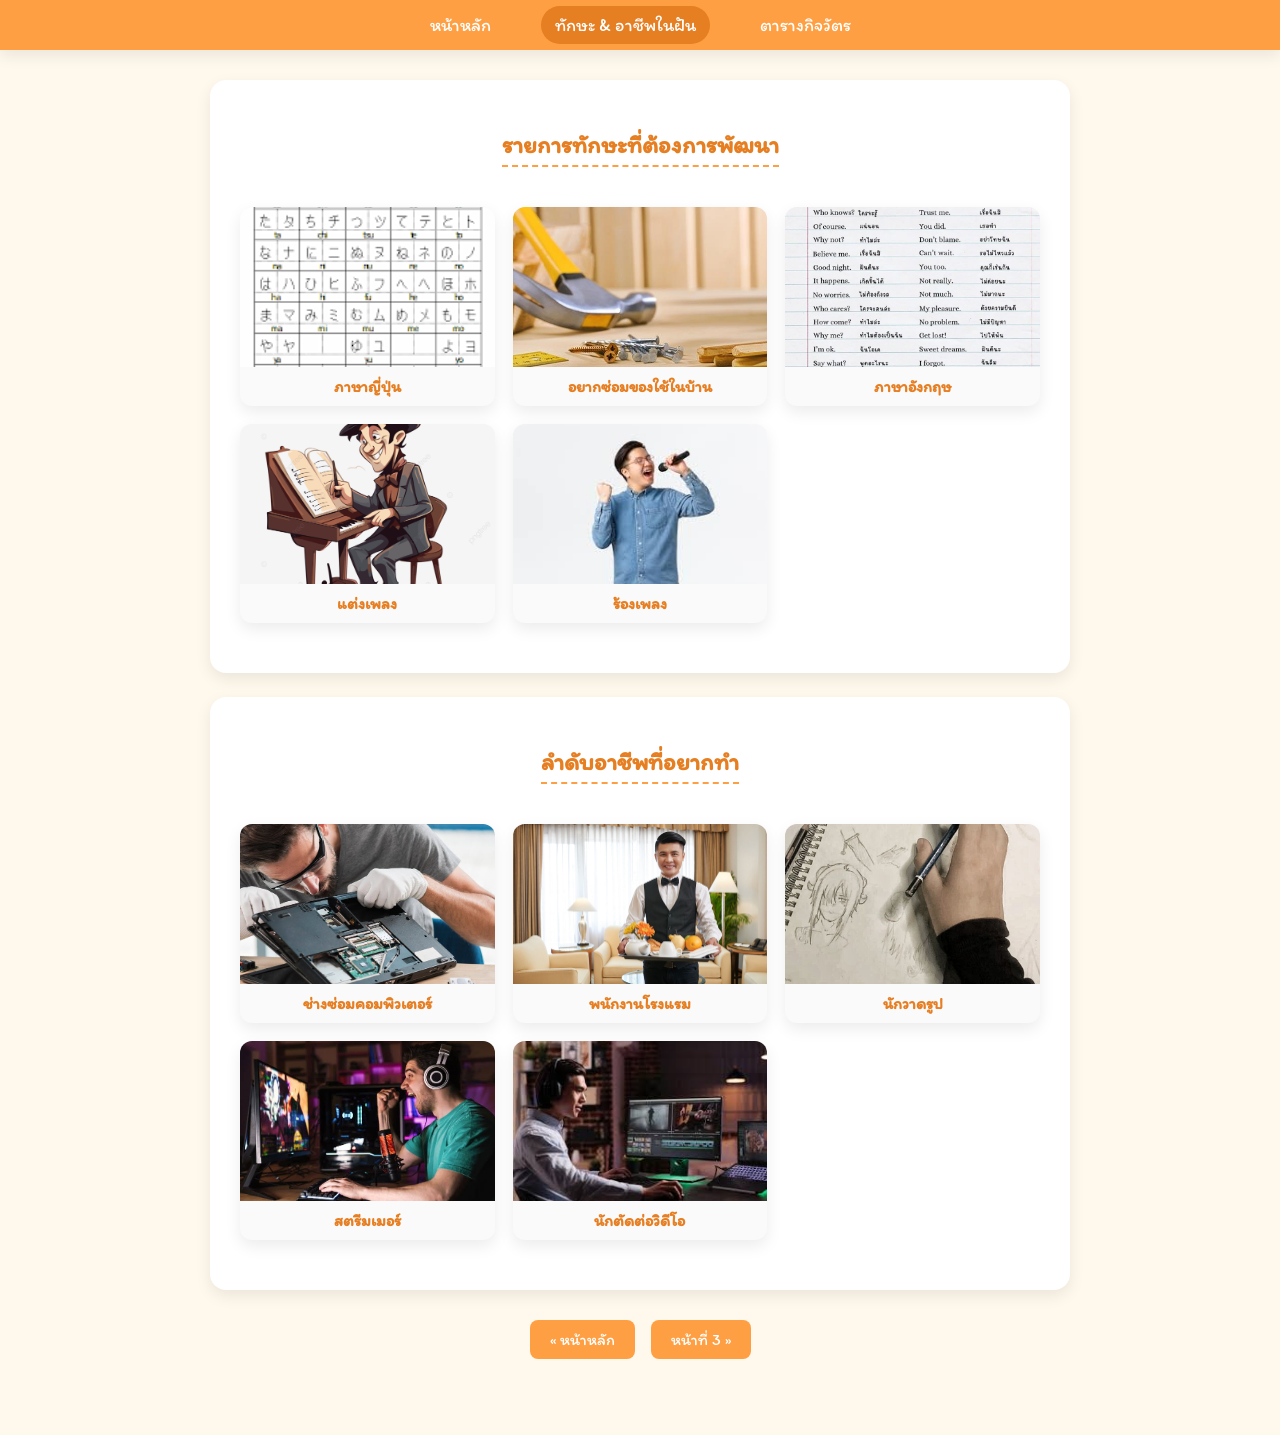
<file: page2.html>
<!DOCTYPE html>
<html lang="th">
<head>
<meta charset="UTF-8">
<title>ทักษะ & อาชีพในฝัน</title>
<link href="https://fonts.googleapis.com/css2?family=Itim&display=swap" rel="stylesheet">
<link rel="stylesheet" href="style.css">
</head>
<body>

  <nav class="navbar">
    <a href="index.html">หน้าหลัก</a>
    <a href="page2.html" class="active">ทักษะ &amp; อาชีพในฝัน</a>
    <a href="page3.html">ตารางกิจวัตร</a>
  </nav>

  <div class="container">
    <div class="card">
      <h2>รายการทักษะที่ต้องการพัฒนา</h2>
      <div class="grid">
        <div class="grid-item">
          <img src="images.png" alt="ภาษาญี่ปุ่น">
          <div class="label">ภาษาญี่ปุ่น</div>
        </div>
        <div class="grid-item">
          <img src="ID_22544_5891af835a2c5.jpg" alt="ซ่อมของใช้ในบ้าน">
          <div class="label">อยากซ่อมของใช้ในบ้าน</div>
        </div>
        <div class="grid-item">
          <img src="cecc6761b228cc135b6b11990e570ee7.jpg" alt="ภาษาอังกฤษ">
          <div class="label">ภาษาอังกฤษ</div>
        </div>
        <div class="grid-item">
          <img src="pngtree-composer-clipart-cartoon-musician-that-plays-the-music-and-reads-a-vector-png-image_6793628.png" alt="แต่งเพลง">
          <div class="label">แต่งเพลง</div>
        </div>
        <div class="grid-item">
          <img src="images.jpg" alt="ร้องเพลง">
          <div class="label">ร้องเพลง</div>
        </div>
      </div>
    </div>

    <div class="card">
      <h2>ลำดับอาชีพที่อยากทำ</h2>
      <div class="grid">
        <div class="grid-item">
          <img src="2022_10_28_0_49_27.jpg" alt="ช่างซ่อมคอมพิวเตอร์">
          <div class="label">ช่างซ่อมคอมพิวเตอร์</div>
        </div>
        <div class="grid-item">
          <img src="Blog7.jpg" alt="พนักงานโรงแรม">
          <div class="label">พนักงานโรงแรม</div>
        </div>
        <div class="grid-item">
          <img src="large.jpg" alt="นักวาดรูป">
          <div class="label">นักวาดรูป</div>
        </div>
        <div class="grid-item">
          <img src="steamer.jpg" alt="สตรีมเมอร์">
          <div class="label">สตรีมเมอร์</div>
        </div>
        <div class="grid-item">
          <img src="images (1).jpg" alt="นักตัดต่อวิดีโอ">
          <div class="label">นักตัดต่อวิดีโอ</div>
        </div>
      </div>
    </div>

    <button class="btn" onclick="document.location='index.html'">« หน้าหลัก</button>
    <button class="btn" onclick="document.location='page3.html'">หน้าที่ 3 »</button>
  </div>

</body>
</html>
</file>
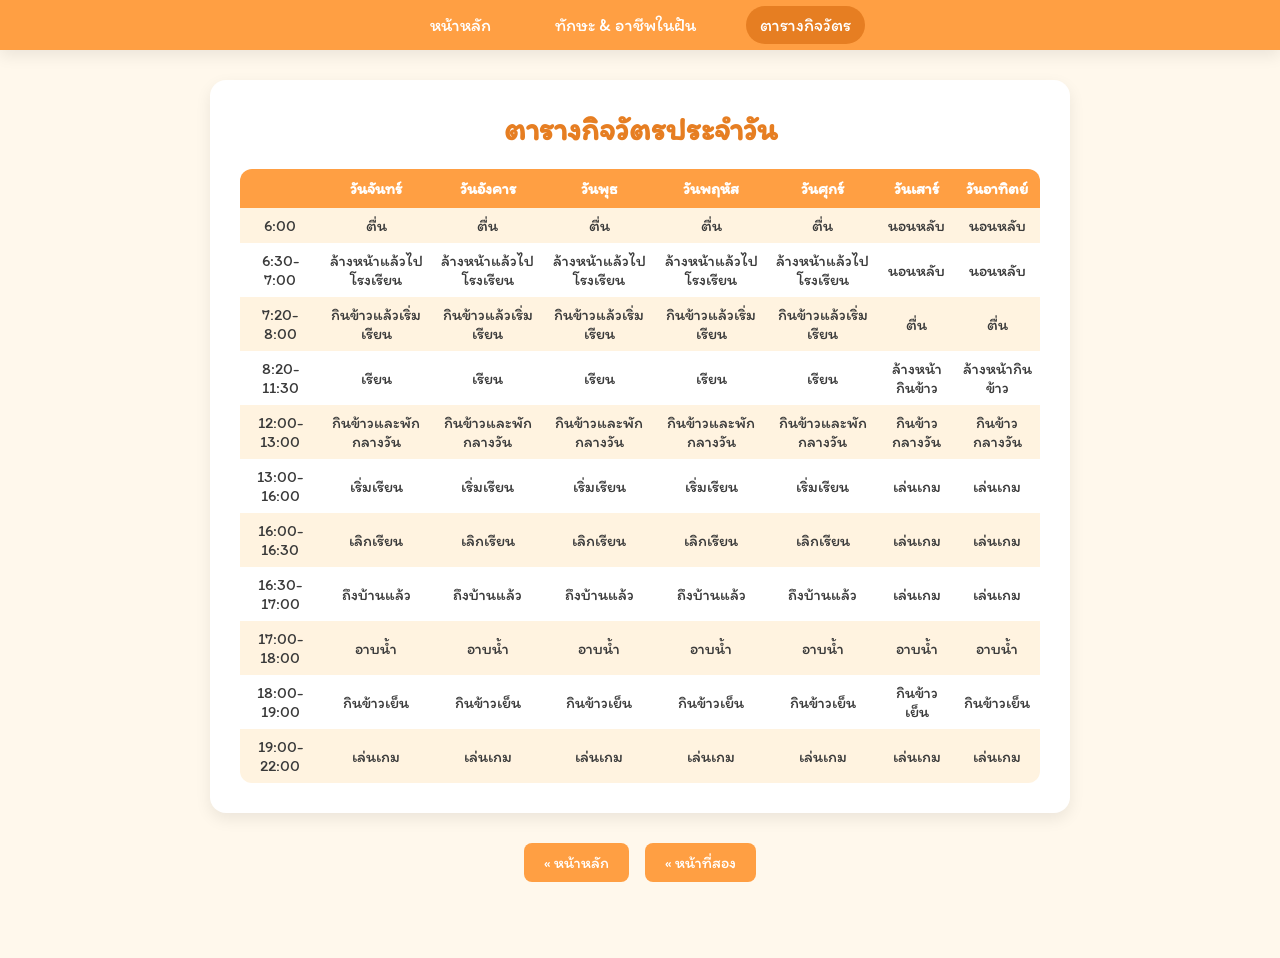
<file: page3.html>
<!DOCTYPE html>
<html lang="th">
<head>
<meta charset="UTF-8">
<title>ตารางกิจวัตรประจำวัน</title>
<link href="https://fonts.googleapis.com/css2?family=Itim&display=swap" rel="stylesheet">
<link rel="stylesheet" href="style.css">
</head>
<body>

  <nav class="navbar">
    <a href="index.html">หน้าหลัก</a>
    <a href="page2.html">ทักษะ &amp; อาชีพในฝัน</a>
    <a href="page3.html" class="active">ตารางกิจวัตร</a>
  </nav>

  <div class="container">
    <div class="card">
      <h1>ตารางกิจวัตรประจำวัน</h1>
      <div style="overflow-x:auto;">
      <table>
        <tr>
          <th></th>
          <th>วันจันทร์</th>
          <th>วันอังคาร</th>
          <th>วันพุธ</th>
          <th>วันพฤหัส</th>
          <th>วันศุกร์</th>
          <th>วันเสาร์</th>
          <th>วันอาทิตย์</th>
        </tr>
        <tr>
          <td>6:00</td>
          <td>ตื่น</td><td>ตื่น</td><td>ตื่น</td><td>ตื่น</td><td>ตื่น</td>
          <td>นอนหลับ</td><td>นอนหลับ</td>
        </tr>
        <tr>
          <td>6:30-7:00</td>
          <td>ล้างหน้าแล้วไปโรงเรียน</td><td>ล้างหน้าแล้วไปโรงเรียน</td><td>ล้างหน้าแล้วไปโรงเรียน</td><td>ล้างหน้าแล้วไปโรงเรียน</td><td>ล้างหน้าแล้วไปโรงเรียน</td>
          <td>นอนหลับ</td><td>นอนหลับ</td>
        </tr>
        <tr>
          <td>7:20-8:00</td>
          <td>กินข้าวแล้วเริ่มเรียน</td><td>กินข้าวแล้วเริ่มเรียน</td><td>กินข้าวแล้วเริ่มเรียน</td><td>กินข้าวแล้วเริ่มเรียน</td><td>กินข้าวแล้วเริ่มเรียน</td>
          <td>ตื่น</td><td>ตื่น</td>
        </tr>
        <tr>
          <td>8:20-11:30</td>
          <td>เรียน</td><td>เรียน</td><td>เรียน</td><td>เรียน</td><td>เรียน</td>
          <td>ล้างหน้ากินข้าว</td><td>ล้างหน้ากินข้าว</td>
        </tr>
        <tr>
          <td>12:00-13:00</td>
          <td>กินข้าวและพักกลางวัน</td><td>กินข้าวและพักกลางวัน</td><td>กินข้าวและพักกลางวัน</td><td>กินข้าวและพักกลางวัน</td><td>กินข้าวและพักกลางวัน</td>
          <td>กินข้าวกลางวัน</td><td>กินข้าวกลางวัน</td>
        </tr>
        <tr>
          <td>13:00-16:00</td>
          <td>เริ่มเรียน</td><td>เริ่มเรียน</td><td>เริ่มเรียน</td><td>เริ่มเรียน</td><td>เริ่มเรียน</td>
          <td>เล่นเกม</td><td>เล่นเกม</td>
        </tr>
        <tr>
          <td>16:00-16:30</td>
          <td>เลิกเรียน</td><td>เลิกเรียน</td><td>เลิกเรียน</td><td>เลิกเรียน</td><td>เลิกเรียน</td>
          <td>เล่นเกม</td><td>เล่นเกม</td>
        </tr>
        <tr>
          <td>16:30-17:00</td>
          <td>ถึงบ้านแล้ว</td><td>ถึงบ้านแล้ว</td><td>ถึงบ้านแล้ว</td><td>ถึงบ้านแล้ว</td><td>ถึงบ้านแล้ว</td>
          <td>เล่นเกม</td><td>เล่นเกม</td>
        </tr>
        <tr>
          <td>17:00-18:00</td>
          <td>อาบน้ำ</td><td>อาบน้ำ</td><td>อาบน้ำ</td><td>อาบน้ำ</td><td>อาบน้ำ</td>
          <td>อาบน้ำ</td><td>อาบน้ำ</td>
        </tr>
        <tr>
          <td>18:00-19:00</td>
          <td>กินข้าวเย็น</td><td>กินข้าวเย็น</td><td>กินข้าวเย็น</td><td>กินข้าวเย็น</td><td>กินข้าวเย็น</td>
          <td>กินข้าวเย็น</td><td>กินข้าวเย็น</td>
        </tr>
        <tr>
          <td>19:00-22:00</td>
          <td>เล่นเกม</td><td>เล่นเกม</td><td>เล่นเกม</td><td>เล่นเกม</td><td>เล่นเกม</td>
          <td>เล่นเกม</td><td>เล่นเกม</td>
        </tr>
      </table>
      </div>
    </div>

    <button class="btn" onclick="document.location='index.html'">« หน้าหลัก</button>
    <button class="btn" onclick="document.location='page2.html'">« หน้าที่สอง</button>
  </div>

</body>
</html>
</file>
<file: style.css>
/* ==== Global ==== */
:root{
  --primary:#ff9f43;
  --primary-dark:#e67e22;
  --bg:#fff8ec;
  --card:#ffffff;
  --text:#3a3a3a;
  --accent:#4CAF50;
  --shadow:0 6px 16px rgba(0,0,0,0.08);
}

*{ box-sizing:border-box; }

body{
  margin:0;
  font-family:'Itim','Segoe UI',sans-serif;
  background:var(--bg);
  color:var(--text);
  text-align:center;
  padding-bottom:40px;
}

/* ==== Nav ==== */
.navbar{
  background:var(--primary);
  padding:14px 0;
  box-shadow:var(--shadow);
  position:sticky;
  top:0;
  z-index:100;
}
.navbar a{
  color:#fff;
  text-decoration:none;
  font-size:18px;
  margin:0 16px;
  padding:8px 14px;
  border-radius:20px;
  transition:background .2s ease;
}
.navbar a:hover, .navbar a.active{
  background:var(--primary-dark);
}

/* ==== Layout container ==== */
.container{
  max-width:900px;
  margin:30px auto;
  padding:0 20px;
}

.card{
  background:var(--card);
  border-radius:16px;
  box-shadow:var(--shadow);
  padding:30px;
  margin-bottom:24px;
}

.profile-img{
  width:150px;
  height:150px;
  object-fit:cover;
  border-radius:50%;
  border:4px solid var(--primary);
  box-shadow:var(--shadow);
  display:block;
  margin:0 auto 16px;
}

h1{ color:var(--primary-dark); margin-top:0; }
h2{ color:var(--primary-dark); border-bottom:2px dashed var(--primary); display:inline-block; padding-bottom:6px; }
h3{ color:#555; }

.info-row{
  display:flex;
  flex-wrap:wrap;
  justify-content:center;
  gap:10px;
  margin:8px 0;
}
.info-row p{ margin:4px 0; }

/* ==== Buttons ==== */
.btn{
  display:inline-block;
  background:var(--primary);
  color:#fff;
  border:none;
  padding:10px 20px;
  margin:6px;
  border-radius:8px;
  cursor:pointer;
  font-size:16px;
  font-family:inherit;
  transition:background .2s ease;
}
.btn:hover{ background:var(--primary-dark); }

/* ==== Widgets (weather + visitor counter) ==== */
.widget-row{
  display:flex;
  flex-wrap:wrap;
  gap:20px;
  justify-content:center;
  margin-bottom:24px;
}

.widget{
  flex:1 1 260px;
  max-width:320px;
  background:linear-gradient(135deg,#fff,#fff3e0);
  border-radius:16px;
  box-shadow:var(--shadow);
  padding:20px;
}
.widget h3{ margin-top:0; }
.weather-icon{ font-size:42px; }
.weather-temp{ font-size:28px; font-weight:bold; color:var(--primary-dark); }

/* ==== Grid for skills / careers ==== */
.grid{
  display:grid;
  grid-template-columns:repeat(auto-fit,minmax(200px,1fr));
  gap:18px;
  margin:20px 0;
  text-align:left;
}
.grid-item{
  background:#fafafa;
  border-radius:12px;
  overflow:hidden;
  box-shadow:var(--shadow);
}
.grid-item img{
  width:100%;
  height:160px;
  object-fit:cover;
  display:block;
}
.grid-item .label{
  padding:10px;
  text-align:center;
  font-weight:bold;
  color:var(--primary-dark);
}

/* ==== Table ==== */
table{ width:100%; border-collapse:collapse; background:#fff; border-radius:12px; overflow:hidden; }
th{ background:var(--primary); color:#fff; padding:10px; }
td{ padding:8px; text-align:center; }
tr:nth-child(even){ background:#fff3e0; }
tr:hover{ background:#ffe4bd; }

audio, video{
  display:block;
  width:100%;
  max-width:400px;
  border-radius:12px;
  box-shadow:var(--shadow);
  margin:14px auto 10px;
}

/* ==== หน้าแรกแบบ dashboard: sidebar ซ้าย + เนื้อหาแบบ grid ขวา ==== */
.home-layout{
  display:flex;
  align-items:flex-start;
  gap:24px;
  text-align:left;
  max-width:1100px;
  margin:0 auto;
  padding:0 20px;
}

.sidebar{
  flex:0 0 280px;
  position:sticky;
  top:90px;
  text-align:center;
}

.sidebar .card{ margin-bottom:16px; }

.main-content{
  flex:1;
  min-width:0;
}

.bento{
  display:grid;
  grid-template-columns:repeat(2,1fr);
  gap:20px;
}

.bento .card{ margin-bottom:0; text-align:left; }
.bento .card.span-2{ grid-column:1 / -1; }

@media (max-width:760px){
  .home-layout{ flex-direction:column; }
  .sidebar{ position:static; width:100%; flex:1 1 auto; }
  .bento{ grid-template-columns:1fr; }
}

/* ==== ตรวจสอบบอท (Bot Check Overlay) ==== */
.bot-check-overlay{
  position:fixed;
  inset:0;
  background:rgba(0,0,0,0.55);
  display:flex;
  align-items:center;
  justify-content:center;
  z-index:9999;
}
.bot-check-box{
  background:#fff;
  border-radius:16px;
  padding:36px 30px;
  max-width:360px;
  width:90%;
  text-align:center;
  box-shadow:var(--shadow);
}
.bot-check-box .g-recaptcha{
  display:flex;
  justify-content:center;
  margin:16px 0 4px;
}
</file>
